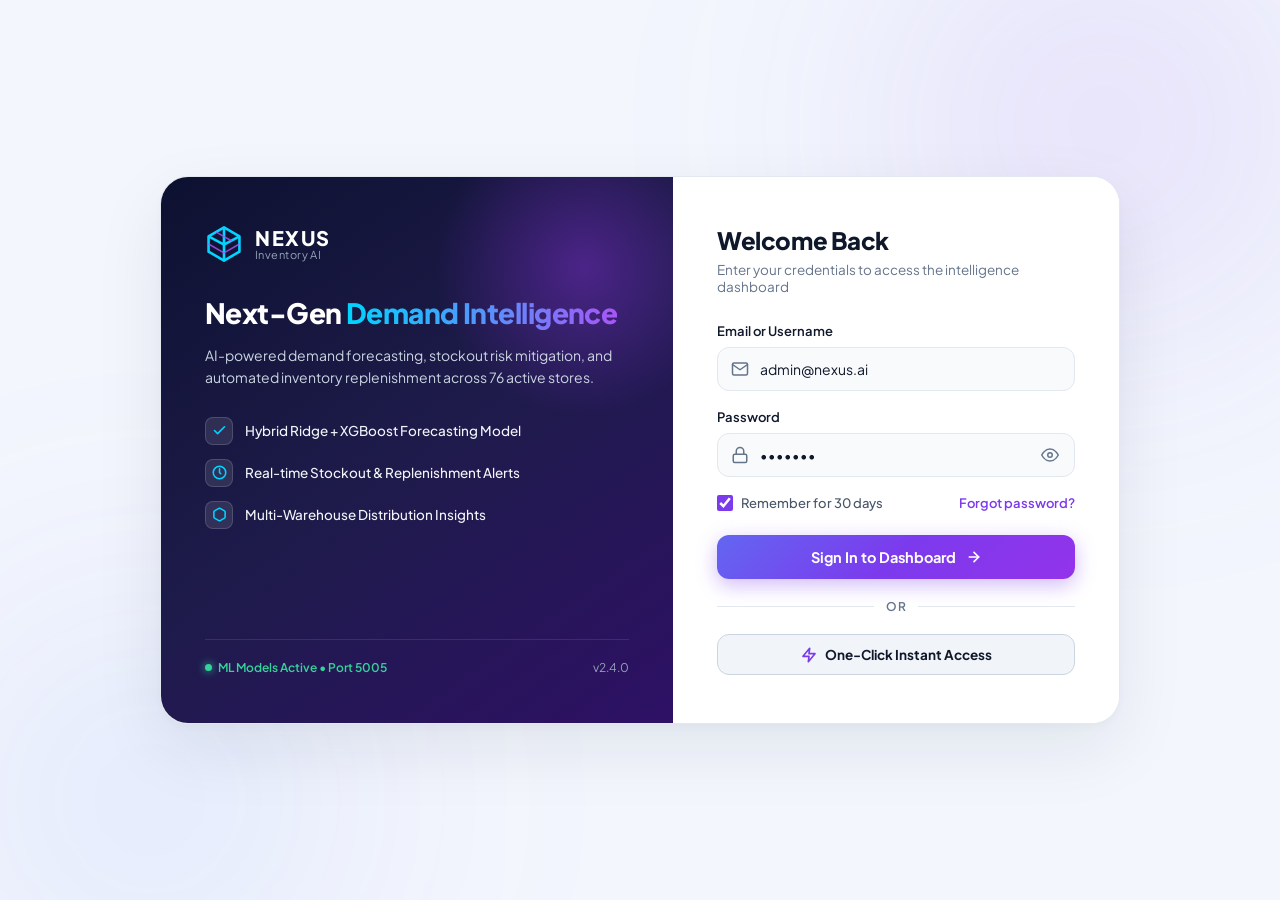
<file: frontend/login.html>
<!DOCTYPE html>
<html lang="en">
<head>
  <meta charset="UTF-8" />
  <meta name="viewport" content="width=device-width, initial-scale=1.0" />
  <meta name="description" content="Sign In — Nexus Inventory AI Demand Intelligence Platform" />
  <title>Sign In — Nexus Inventory AI</title>

  <!-- Google Fonts: Plus Jakarta Sans -->
  <link rel="preconnect" href="https://fonts.googleapis.com" />
  <link rel="preconnect" href="https://fonts.gstatic.com" crossorigin />
  <link href="https://fonts.googleapis.com/css2?family=Plus+Jakarta+Sans:wght@400;500;600;700;800&family=JetBrains+Mono:wght@500;600&display=swap" rel="stylesheet" />

  <style>
    :root {
      --bg-main:       #f3f6fd;
      --bg-card:       #ffffff;
      --border-light:  #e2e8f0;
      --primary-blue:   #0076fe;
      --primary-purple: #7c3aed;
      --primary-violet: #9333ea;
      --accent-green:   #10b981;
      --text-dark:     #0f172a;
      --text-medium:   #475569;
      --text-muted:    #64748b;
      --font-family:   'Plus Jakarta Sans', system-ui, -apple-system, sans-serif;
    }

    *, *::before, *::after {
      box-sizing: border-box;
      margin: 0;
      padding: 0;
    }

    body {
      font-family: var(--font-family);
      background-color: var(--bg-main);
      color: var(--text-dark);
      min-height: 100vh;
      display: flex;
      align-items: center;
      justify-content: center;
      padding: 24px;
      position: relative;
      overflow-x: hidden;
      -webkit-font-smoothing: antialiased;
    }

    /* Ambient corner glows matching dashboard */
    .ambient-glow {
      position: fixed;
      border-radius: 50%;
      pointer-events: none;
      filter: blur(130px);
      z-index: 0;
    }
    .glow-tr {
      width: 550px;
      height: 550px;
      top: -150px;
      right: -100px;
      background: radial-gradient(circle, rgba(147, 51, 234, 0.16) 0%, rgba(99, 102, 241, 0.05) 60%, transparent 80%);
    }
    .glow-bl {
      width: 500px;
      height: 500px;
      bottom: -150px;
      left: -100px;
      background: radial-gradient(circle, rgba(0, 118, 254, 0.12) 0%, rgba(168, 85, 247, 0.04) 60%, transparent 80%);
    }

    /* Login Container Card */
    .login-container {
      position: relative;
      z-index: 1;
      width: 100%;
      max-width: 960px;
      background: var(--bg-card);
      border: 1px solid var(--border-light);
      border-radius: 28px;
      box-shadow: 0 25px 70px rgba(15, 23, 42, 0.08), 0 4px 12px rgba(15, 23, 42, 0.03);
      display: grid;
      grid-template-columns: 1.15fr 1fr;
      overflow: hidden;
      animation: scaleIn 0.35s cubic-bezier(0.16, 1, 0.3, 1) forwards;
    }

    @keyframes scaleIn {
      from { opacity: 0; transform: scale(0.96) translateY(12px); }
      to   { opacity: 1; transform: scale(1) translateY(0); }
    }

    /* Left Branding Banner */
    .login-banner {
      background: linear-gradient(145deg, #0d1130 0%, #1e1b4b 50%, #2e1065 100%);
      color: #ffffff;
      padding: 48px 44px;
      display: flex;
      flex-direction: column;
      justify-content: space-between;
      position: relative;
      overflow: hidden;
    }

    .banner-glow {
      position: absolute;
      width: 300px;
      height: 300px;
      border-radius: 50%;
      background: radial-gradient(circle, rgba(147, 51, 234, 0.4) 0%, transparent 70%);
      top: -60px;
      right: -60px;
      pointer-events: none;
    }

    .banner-top {
      position: relative;
      z-index: 2;
    }

    .banner-logo {
      display: flex;
      align-items: center;
      gap: 12px;
      margin-bottom: 32px;
    }
    .logo-cube {
      width: 38px;
      height: 38px;
    }
    .logo-name {
      font-size: 20px;
      font-weight: 800;
      letter-spacing: 0.08em;
      color: #ffffff;
      line-height: 1;
    }
    .logo-sub {
      font-size: 11px;
      color: #94a3b8;
      letter-spacing: 0.04em;
    }

    .banner-headline {
      font-size: 28px;
      font-weight: 800;
      line-height: 1.25;
      margin-bottom: 14px;
      letter-spacing: -0.02em;
    }
    .banner-gradient-text {
      background: linear-gradient(90deg, #00d4ff 0%, #a855f7 100%);
      -webkit-background-clip: text;
      -webkit-text-fill-color: transparent;
      background-clip: text;
    }

    .banner-desc {
      font-size: 14px;
      color: #cbd5e1;
      line-height: 1.6;
      margin-bottom: 28px;
    }

    .banner-features {
      list-style: none;
      display: flex;
      flex-direction: column;
      gap: 14px;
      position: relative;
      z-index: 2;
    }
    .feature-item {
      display: flex;
      align-items: center;
      gap: 12px;
      font-size: 13.5px;
      color: #f1f5f9;
      font-weight: 500;
    }
    .feature-icon-box {
      width: 28px;
      height: 28px;
      border-radius: 8px;
      background: rgba(255, 255, 255, 0.1);
      border: 1px solid rgba(255, 255, 255, 0.15);
      display: flex;
      align-items: center;
      justify-content: center;
      color: #00d4ff;
      flex-shrink: 0;
    }

    .banner-footer {
      position: relative;
      z-index: 2;
      display: flex;
      align-items: center;
      justify-content: space-between;
      border-top: 1px solid rgba(255, 255, 255, 0.1);
      padding-top: 20px;
      margin-top: 40px;
      font-size: 12px;
      color: #94a3b8;
    }
    .status-badge {
      display: flex;
      align-items: center;
      gap: 6px;
      color: #34d399;
      font-weight: 600;
    }
    .status-dot {
      width: 7px;
      height: 7px;
      border-radius: 50%;
      background: #34d399;
      box-shadow: 0 0 8px #34d399;
    }

    /* Right Form Side */
    .login-form-pane {
      padding: 48px 44px;
      display: flex;
      flex-direction: column;
      justify-content: center;
      background: #ffffff;
    }

    .form-header {
      margin-bottom: 28px;
    }
    .form-title {
      font-size: 24px;
      font-weight: 800;
      color: var(--text-dark);
      letter-spacing: -0.02em;
      margin-bottom: 6px;
    }
    .form-sub {
      font-size: 13.5px;
      color: var(--text-muted);
    }

    .form-group {
      margin-bottom: 18px;
    }
    .form-label {
      display: block;
      font-size: 13px;
      font-weight: 600;
      color: var(--text-dark);
      margin-bottom: 8px;
    }

    .input-wrapper {
      position: relative;
      display: flex;
      align-items: center;
    }
    .input-icon {
      position: absolute;
      left: 14px;
      color: var(--text-muted);
      width: 18px;
      height: 18px;
      pointer-events: none;
    }
    .form-input {
      width: 100%;
      padding: 12px 14px 12px 42px;
      border: 1.5px solid #e2e8f0;
      border-radius: 12px;
      font-size: 14px;
      font-family: inherit;
      color: var(--text-dark);
      background: #f8fafc;
      outline: none;
      transition: all 0.2s ease;
    }
    .form-input:focus {
      border-color: var(--primary-purple);
      background: #ffffff;
      box-shadow: 0 0 0 4px rgba(124, 58, 237, 0.12);
    }
    .toggle-pwd-btn {
      position: absolute;
      right: 12px;
      background: none;
      border: none;
      color: var(--text-muted);
      cursor: pointer;
      padding: 4px;
      display: flex;
      align-items: center;
      justify-content: center;
    }
    .toggle-pwd-btn:hover {
      color: var(--text-dark);
    }

    /* Remember me & Forgot Password row */
    .form-options {
      display: flex;
      align-items: center;
      justify-content: space-between;
      margin-bottom: 24px;
      font-size: 13px;
    }
    .remember-label {
      display: flex;
      align-items: center;
      gap: 8px;
      color: var(--text-medium);
      cursor: pointer;
      font-weight: 500;
    }
    .remember-label input[type="checkbox"] {
      accent-color: var(--primary-purple);
      width: 16px;
      height: 16px;
    }
    .forgot-link {
      color: var(--primary-purple);
      text-decoration: none;
      font-weight: 600;
      transition: color 0.15s ease;
    }
    .forgot-link:hover {
      color: var(--primary-violet);
      text-decoration: underline;
    }

    /* Submit Button */
    .btn-submit {
      width: 100%;
      padding: 13px 20px;
      background: linear-gradient(135deg, #6366f1 0%, #7c3aed 50%, #9333ea 100%);
      color: #ffffff;
      border: none;
      border-radius: 12px;
      font-size: 14.5px;
      font-weight: 700;
      font-family: inherit;
      cursor: pointer;
      display: flex;
      align-items: center;
      justify-content: center;
      gap: 10px;
      box-shadow: 0 6px 20px rgba(124, 58, 237, 0.35);
      transition: all 0.2s cubic-bezier(0.16, 1, 0.3, 1);
    }
    .btn-submit:hover {
      transform: translateY(-2px);
      box-shadow: 0 10px 28px rgba(124, 58, 237, 0.45);
    }
    .btn-submit:active {
      transform: translateY(0);
    }
    .btn-submit.loading {
      opacity: 0.8;
      pointer-events: none;
    }

    /* Quick Demo Access Button */
    .divider-row {
      display: flex;
      align-items: center;
      gap: 12px;
      margin: 20px 0;
      color: var(--text-muted);
      font-size: 12px;
      font-weight: 600;
      text-transform: uppercase;
      letter-spacing: 0.05em;
    }
    .divider-row::before, .divider-row::after {
      content: '';
      flex: 1;
      height: 1px;
      background: #e2e8f0;
    }

    .btn-demo {
      width: 100%;
      padding: 11px 18px;
      background: #f1f5f9;
      color: var(--text-dark);
      border: 1px solid #cbd5e1;
      border-radius: 12px;
      font-size: 13.5px;
      font-weight: 700;
      font-family: inherit;
      cursor: pointer;
      display: flex;
      align-items: center;
      justify-content: center;
      gap: 8px;
      transition: all 0.2s ease;
    }
    .btn-demo:hover {
      background: #e2e8f0;
      border-color: #94a3b8;
    }

    /* Alert Message Box */
    .alert-box {
      display: none;
      padding: 10px 14px;
      border-radius: 10px;
      font-size: 13px;
      font-weight: 600;
      margin-bottom: 18px;
      animation: fadeIn 0.2s ease;
    }
    .alert-error {
      background: #fee2e2;
      color: #b91c1c;
      border: 1px solid #fecaca;
    }
    .alert-success {
      background: #dcfce7;
      color: #15803d;
      border: 1px solid #bbf7d0;
    }

    /* Responsive */
    @media (max-width: 840px) {
      .login-container {
        grid-template-columns: 1fr;
        max-width: 480px;
      }
      .login-banner {
        padding: 32px 28px;
      }
      .login-form-pane {
        padding: 36px 28px;
      }
    }
  </style>
</head>

<body>

  <div class="ambient-glow glow-tr"></div>
  <div class="ambient-glow glow-bl"></div>

  <div class="login-container">

    <!-- Left Brand Banner -->
    <div class="login-banner">
      <div class="banner-glow"></div>

      <div class="banner-top">
        <div class="banner-logo">
          <svg viewBox="0 0 32 32" fill="none" class="logo-cube">
            <path d="M16 2L29 9.5V22.5L16 30L3 22.5V9.5L16 2Z" stroke="#00d4ff" stroke-width="2.2" stroke-linejoin="round"/>
            <path d="M16 2V16.5M16 16.5L29 9.5M16 16.5L3 9.5" stroke="#00d4ff" stroke-width="2.2" stroke-linejoin="round"/>
            <path d="M16 16.5L16 30" stroke="#00d4ff" stroke-width="2.2"/>
            <path d="M9.5 6L22.5 13.5M3 16L16 23.5L29 16" stroke="#a855f7" stroke-width="1.4" opacity="0.8"/>
          </svg>
          <div>
            <div class="logo-name">NEXUS</div>
            <div class="logo-sub">Inventory AI</div>
          </div>
        </div>

        <h2 class="banner-headline">
          Next-Gen <span class="banner-gradient-text">Demand Intelligence</span>
        </h2>
        <p class="banner-desc">
          AI-powered demand forecasting, stockout risk mitigation, and automated inventory replenishment across 76 active stores.
        </p>

        <ul class="banner-features">
          <li class="feature-item">
            <div class="feature-icon-box">
              <svg width="15" height="15" viewBox="0 0 24 24" fill="none" stroke="currentColor" stroke-width="2.5" stroke-linecap="round" stroke-linejoin="round">
                <polyline points="20 6 9 17 4 12"/>
              </svg>
            </div>
            <span>Hybrid Ridge + XGBoost Forecasting Model</span>
          </li>
          <li class="feature-item">
            <div class="feature-icon-box">
              <svg width="15" height="15" viewBox="0 0 24 24" fill="none" stroke="currentColor" stroke-width="2.5" stroke-linecap="round" stroke-linejoin="round">
                <circle cx="12" cy="12" r="10"/>
                <polyline points="12 6 12 12 14 14"/>
              </svg>
            </div>
            <span>Real-time Stockout &amp; Replenishment Alerts</span>
          </li>
          <li class="feature-item">
            <div class="feature-icon-box">
              <svg width="15" height="15" viewBox="0 0 24 24" fill="none" stroke="currentColor" stroke-width="2.5" stroke-linecap="round" stroke-linejoin="round">
                <path d="M21 16V8a2 2 0 0 0-1-1.73l-7-4a2 2 0 0 0-2 0l-7 4A2 2 0 0 0 3 8v8a2 2 0 0 0 1 1.73l7 4a2 2 0 0 0 2 0l7-4A2 2 0 0 0 21 16z"/>
              </svg>
            </div>
            <span>Multi-Warehouse Distribution Insights</span>
          </li>
        </ul>
      </div>

      <div class="banner-footer">
        <div class="status-badge">
          <span class="status-dot"></span>
          <span>ML Models Active &bull; Port 5005</span>
        </div>
        <span>v2.4.0</span>
      </div>
    </div>

    <!-- Right Login Form -->
    <div class="login-form-pane">
      <div class="form-header">
        <h1 class="form-title">Welcome Back</h1>
        <p class="form-sub">Enter your credentials to access the intelligence dashboard</p>
      </div>

      <div id="alertBox" class="alert-box"></div>

      <form id="loginForm">
        <!-- Email Input -->
        <div class="form-group">
          <label class="form-label" for="emailInput">Email or Username</label>
          <div class="input-wrapper">
            <svg class="input-icon" viewBox="0 0 24 24" fill="none" stroke="currentColor" stroke-width="2" stroke-linecap="round" stroke-linejoin="round">
              <path d="M4 4h16c1.1 0 2 .9 2 2v12c0 1.1-.9 2-2 2H4c-1.1 0-2-.9-2-2V6c0-1.1.9-2 2-2z"/>
              <polyline points="22,6 12,13 2,6"/>
            </svg>
            <input type="text" id="emailInput" class="form-input" placeholder="admin@nexus.ai" value="admin@nexus.ai" required autocomplete="username" />
          </div>
        </div>

        <!-- Password Input -->
        <div class="form-group">
          <label class="form-label" for="passwordInput">Password</label>
          <div class="input-wrapper">
            <svg class="input-icon" viewBox="0 0 24 24" fill="none" stroke="currentColor" stroke-width="2" stroke-linecap="round" stroke-linejoin="round">
              <rect x="3" y="11" width="18" height="11" rx="2" ry="2"/>
              <path d="M7 11V7a5 5 0 0 1 10 0v4"/>
            </svg>
            <input type="password" id="passwordInput" class="form-input" placeholder="••••••••" value="demo123" required autocomplete="current-password" />
            <button type="button" class="toggle-pwd-btn" id="togglePwdBtn" aria-label="Toggle password visibility">
              <svg width="18" height="18" viewBox="0 0 24 24" fill="none" stroke="currentColor" stroke-width="2" stroke-linecap="round" stroke-linejoin="round">
                <path d="M1 12s4-8 11-8 11 8 11 8-4 8-11 8-11-8-11-8z"/>
                <circle cx="12" cy="12" r="3"/>
              </svg>
            </button>
          </div>
        </div>

        <!-- Options -->
        <div class="form-options">
          <label class="remember-label">
            <input type="checkbox" id="rememberMe" checked />
            <span>Remember for 30 days</span>
          </label>
          <a href="#" class="forgot-link" onclick="alert('Password reset instructions sent to admin@nexus.ai');return false;">Forgot password?</a>
        </div>

        <!-- Sign In Button -->
        <button type="submit" class="btn-submit" id="submitBtn">
          <span>Sign In to Dashboard</span>
          <svg width="16" height="16" viewBox="0 0 24 24" fill="none" stroke="currentColor" stroke-width="2.5" stroke-linecap="round" stroke-linejoin="round">
            <line x1="5" y1="12" x2="19" y2="12"/>
            <polyline points="12 5 19 12 12 19"/>
          </svg>
        </button>

        <div class="divider-row">or</div>

        <!-- 1-Click Quick Demo Access Button -->
        <button type="button" class="btn-demo" id="demoBtn">
          <svg width="16" height="16" viewBox="0 0 24 24" fill="none" stroke="#7c3aed" stroke-width="2.5" stroke-linecap="round" stroke-linejoin="round">
            <polygon points="13 2 3 14 12 14 11 22 21 10 12 10 13 2"/>
          </svg>
          <span>One-Click Instant Access</span>
        </button>
      </form>
    </div>

  </div>

  <script>
    const form = document.getElementById('loginForm');
    const emailInput = document.getElementById('emailInput');
    const passwordInput = document.getElementById('passwordInput');
    const submitBtn = document.getElementById('submitBtn');
    const demoBtn = document.getElementById('demoBtn');
    const alertBox = document.getElementById('alertBox');
    const togglePwdBtn = document.getElementById('togglePwdBtn');

    // Toggle password view
    togglePwdBtn.addEventListener('click', () => {
      const isPwd = passwordInput.type === 'password';
      passwordInput.type = isPwd ? 'text' : 'password';
      togglePwdBtn.style.color = isPwd ? '#7c3aed' : '#64748b';
    });

    function showAlert(msg, isError = true) {
      alertBox.textContent = msg;
      alertBox.className = 'alert-box ' + (isError ? 'alert-error' : 'alert-success');
      alertBox.style.display = 'block';
    }

    async function doLogin(identifier, password) {
      submitBtn.classList.add('loading');
      submitBtn.querySelector('span').textContent = 'Verifying with Database...';

      try {
        const response = await fetch('/api/auth/login', {
          method: 'POST',
          headers: { 'Content-Type': 'application/json' },
          body: JSON.stringify({ identifier, password })
        });
        const result = await response.json();

        if (response.ok && result.status === 'success') {
          // Store authentication state in localStorage
          localStorage.setItem('nexus_authenticated', 'true');
          localStorage.setItem('nexus_user', result.user.username || 'Hansika');
          localStorage.setItem('nexus_role', result.user.role || 'Admin');
          localStorage.setItem('nexus_auth_time', new Date().toISOString());

          showAlert('✓ Database authentication verified! Launching dashboard...', false);

          setTimeout(() => {
            window.location.href = '/';
          }, 600);
        } else {
          showAlert(result.error || 'Authentication failed. Please check credentials.');
          submitBtn.classList.remove('loading');
          submitBtn.querySelector('span').textContent = 'Sign In to Dashboard';
        }
      } catch (err) {
        // Fallback for offline mode
        localStorage.setItem('nexus_authenticated', 'true');
        localStorage.setItem('nexus_user', 'Hansika');
        showAlert('✓ Logged in via local session. Launching dashboard...', false);
        setTimeout(() => { window.location.href = '/'; }, 600);
      }
    }

    form.addEventListener('submit', (e) => {
      e.preventDefault();
      const email = emailInput.value.trim();
      const pwd = passwordInput.value.trim();

      if (!email || !pwd) {
        showAlert('Please enter both email and password.');
        return;
      }

      doLogin(email, pwd);
    });

    // 1-Click Instant Demo
    demoBtn.addEventListener('click', () => {
      emailInput.value = 'admin@nexus.ai';
      passwordInput.value = 'demo123';
      doLogin('admin@nexus.ai', 'demo123');
    });
  </script>
</body>
</html>
</file>
